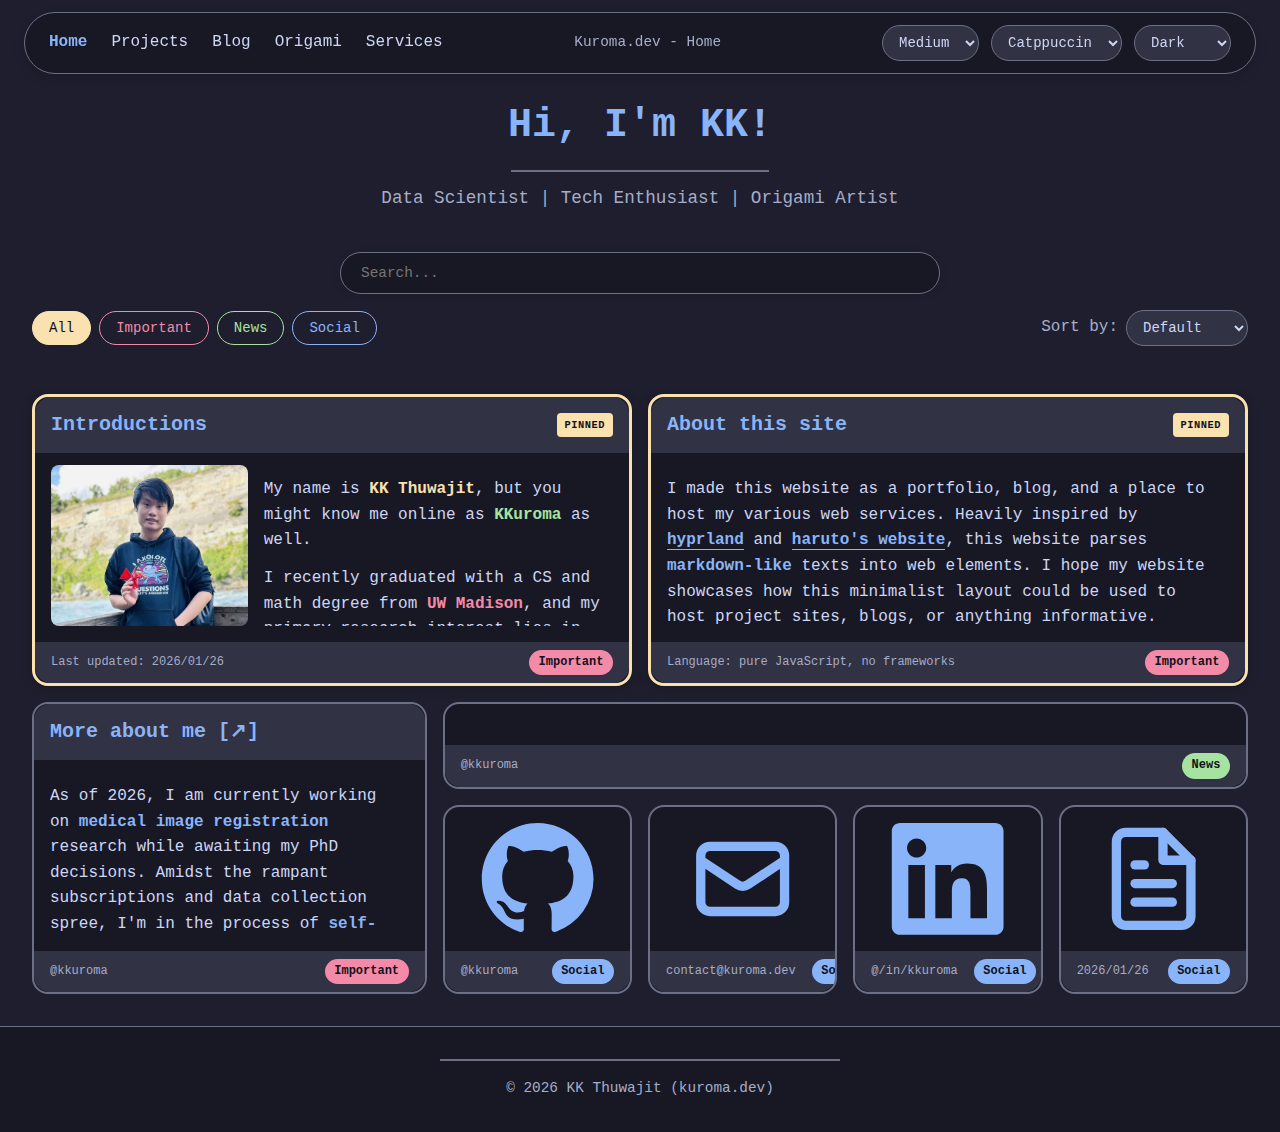
<file: index.html>
<!DOCTYPE html>
<html lang="en">
<head>
  <meta charset="UTF-8">
  <meta name="viewport" content="width=device-width, initial-scale=1.0">
  <link rel="preconnect" href="https://fonts.googleapis.com">
  <link rel="preconnect" href="https://fonts.gstatic.com" crossorigin>
  <link href="https://fonts.googleapis.com/css2?family=Maple+Mono:ital,wght@0,400;0,500;0,600;0,700;1,400;1,500;1,600;1,700&family=Noto+Sans:wght@400;500;600;700&family=Noto+Sans+JP:wght@400;500;600;700&family=Noto+Sans+KR:wght@400;500;600;700&family=Noto+Sans+SC:wght@400;500;600;700&family=Noto+Sans+TC:wght@400;500;600;700&family=Noto+Sans+Arabic:wght@400;500;600;700&family=Noto+Sans+Hebrew:wght@400;500;600;700&family=Noto+Sans+Thai:wght@400;500;600;700&family=Noto+Sans+Devanagari:wght@400;500;600;700&display=swap" rel="stylesheet">
  <link rel="stylesheet" href="https://cdnjs.cloudflare.com/ajax/libs/font-awesome/4.7.0/css/font-awesome.min.css">
  <link rel="stylesheet" href="markdown.css">
  <link rel="stylesheet" href="website.css">
</head>
<body>
  <div id="app">
    <div style="display: flex; align-items: center; justify-content: center; min-height: 100vh;">
      <p style="font-size: 2rem; color: var(--text); font-weight: 500;">Loading...</p>
    </div>
  </div>
  <script src="prism.js/prism.js"></script>
  <script src="themes.js"></script>
  <script src="svg-library.js"></script>
  <script src="markdown.js"></script>
  <script src="website.js"></script>
  <script src="blog-loader.js"></script>
  <script src="configs/config.js"></script>
  <script src="configs/config-projects.js"></script>
  <script src="configs/config-404.js"></script>
  <script>
    async function initApp() {
      await window.blogLoader.loadAllBlogs();
      const BLOG_CONFIG = window.blogLoader.generateBlogListingConfig();
      window.router.register('/', HOME_CONFIG);
      window.router.register('/projects', PROJECTS_CONFIG);
      window.router.register('/blog', BLOG_CONFIG);
      window.router.register('/404', NOT_FOUND_CONFIG);
      window.router.init();
    }
    initApp();
  </script>
</body>
</html>
</file>
<file: markdown.css>
/* Markdown output styles - apply 'markdown-content' class to container */

/* Headings */
.markdown-content h1 { font-size: 2rem; margin: 1.5rem 0 1rem; color: var(--blue); font-weight: 700; }
.markdown-content h2 { font-size: 1.5rem; margin: 1.25rem 0 0.75rem; color: var(--lavender); font-weight: 600; }
.markdown-content h3 { font-size: 1.25rem; margin: 1rem 0 0.5rem; color: var(--mauve); font-weight: 600; }

/* Text */
.markdown-content p { margin: 0.75rem 0; }
.markdown-content strong { font-weight: 700; color: var(--text); }
.markdown-content em { font-style: italic; color: var(--subtext0); }
.markdown-content u { text-decoration: underline; }
.markdown-content del { text-decoration: line-through; opacity: 0.7; }

/* Code */
.markdown-content code { background: var(--crust); padding: 0.2rem 0.4rem; border-radius: 3px; font-size: 0.875rem; color: var(--green); font-family: 'Maple Mono', monospace; }
.markdown-content pre { background: var(--crust); padding: 1rem; border-radius: 4px; overflow-x: auto; margin: 1rem 0; border: 1px solid var(--overlay0); }
.markdown-content pre code { background: none; padding: 0; color: var(--text); }

/* Blockquotes */
.markdown-content blockquote { border-left: 4px solid var(--blue); padding-left: 1rem; margin: 1rem 0; color: var(--subtext0); font-style: italic; }

/* Lists */
.markdown-content ul, .markdown-content ol { margin: 0.75rem 0; padding-left: 2rem; }
.markdown-content li { margin: 0.25rem 0; }

/* Horizontal rule */
.markdown-content hr { border: none; border-top: 2px solid var(--overlay0); margin: 1.5rem 0; }

/* Links */
.markdown-content a { color: var(--blue); text-decoration: none; border-bottom: 1px solid var(--blue); }
.markdown-content a:hover { color: var(--sky); border-bottom-color: var(--sky); }

/* Tables */
.markdown-content table { width: 100%; border-collapse: collapse; margin: 1rem 0; border: 1px solid var(--overlay0); }
.markdown-content th, .markdown-content td { padding: 0.75rem; text-align: left; border: 1px solid var(--overlay0); }
.markdown-content th { background: var(--surface0); color: var(--blue); font-weight: 600; }
.markdown-content tr:nth-child(even) { background: var(--crust); }
.markdown-content tr:hover { background: var(--surface0); }

/* SVGs */
.markdown-content svg { display: inline-block; vertical-align: middle; color: var(--text); }

/* Images */
.markdown-content img { max-width: 100%; height: auto; border-radius: 4px; margin: 1rem auto; display: block; }
.markdown-content figure { margin: 1rem 0; text-align: center; }
.markdown-content figcaption { margin-top: 0.5rem; font-size: 0.875rem; color: var(--subtext0); font-style: italic; }

/* Image rows */
.markdown-content .image-row { display: flex; gap: 0.5rem; margin: 1rem 0; flex-wrap: wrap; justify-content: center; align-items: flex-start; }
.markdown-content .image-row-item { flex: 0 0 auto; margin: 0; text-align: center; }
.markdown-content .image-row-item img { margin: 0 auto; }

/* Iframes */
.markdown-content iframe { width: 100%; aspect-ratio: 16/9; border: 1px solid var(--overlay0); border-radius: 4px; margin: 1rem 0; }

/* Prism syntax highlighting */
.markdown-content .token.comment, .markdown-content .token.prolog, .markdown-content .token.doctype, .markdown-content .token.cdata { color: var(--overlay0); font-style: italic; }
.markdown-content .token.punctuation { color: var(--subtext0); }
.markdown-content .token.property, .markdown-content .token.tag, .markdown-content .token.boolean, .markdown-content .token.constant, .markdown-content .token.symbol, .markdown-content .token.deleted { color: var(--red); }
.markdown-content .token.number { color: var(--peach); }
.markdown-content .token.selector, .markdown-content .token.attr-name, .markdown-content .token.string, .markdown-content .token.char, .markdown-content .token.builtin, .markdown-content .token.inserted { color: var(--green); }
.markdown-content .token.operator, .markdown-content .token.entity, .markdown-content .token.url, .markdown-content .language-css .token.string, .markdown-content .style .token.string { color: var(--sky); }
.markdown-content .token.atrule, .markdown-content .token.attr-value, .markdown-content .token.keyword { color: var(--mauve); font-weight: 600; }
.markdown-content .token.function, .markdown-content .token.class-name { color: var(--blue); }
.markdown-content .token.regex, .markdown-content .token.important, .markdown-content .token.variable { color: var(--yellow); }
.markdown-content .token.important, .markdown-content .token.bold { font-weight: bold; }
.markdown-content .token.italic { font-style: italic; }

/* Rainbow animation */
.markdown-content .rainbow-text { display: inline; }
.markdown-content .rainbow-char { display: inline-block; animation: rainbow 3s ease-in-out infinite; animation-delay: var(--rainbow-delay, 0s); }
@keyframes rainbow {
  0%, 100% { color: var(--red); }
  14% { color: var(--yellow); }
  28% { color: var(--green); }
  42% { color: var(--teal); }
  57% { color: var(--blue); }
  71% { color: var(--mauve); }
  85% { color: var(--pink); }
}

/* Table of Contents */
.markdown-content .toc, .markdown-content .table-of-contents { background: var(--mantle); border: 2px solid var(--blue); border-radius: 8px; padding: 1.5rem; margin: 2rem 0; display: block; }
.markdown-content .toc-title { font-size: 1.25rem; font-weight: 700; color: var(--blue); margin: 0 0 1rem; padding-bottom: 0.5rem; border-bottom: 2px solid var(--surface0); }
.markdown-content .toc-list { list-style: decimal; margin: 0; padding-left: 1.5rem; }
.markdown-content .toc-list .toc-list { margin: 0.5rem 0; }
.markdown-content .toc-item { margin: 0.5rem 0; line-height: 1.6; }
.markdown-content .toc-item a { text-decoration: none; border-bottom: 1px solid transparent; transition: color 0.2s, border-bottom-color 0.2s; }
.markdown-content .toc-level-1 > a { color: var(--blue); font-weight: 600; }
.markdown-content .toc-level-1 > a:hover { color: var(--sky); border-bottom-color: var(--sky); }
.markdown-content .toc-level-2 > a { color: var(--lavender); font-weight: 500; }
.markdown-content .toc-level-2 > a:hover { color: var(--mauve); border-bottom-color: var(--mauve); }
.markdown-content .toc-level-3 > a { color: var(--mauve); font-weight: 400; }
.markdown-content .toc-level-3 > a:hover { color: var(--pink); border-bottom-color: var(--pink); }
.markdown-content .toc-empty { color: var(--subtext0); font-style: italic; text-align: center; padding: 1rem; }
</file>
<file: website.css>
* { margin: 0; padding: 0; box-sizing: border-box; }

body {
  font-family: 'Maple Mono', monospace, 'Noto Sans', 'Noto Sans JP', 'Noto Sans KR', 'Noto Sans SC', 'Noto Sans TC', 'Noto Sans Arabic', 'Noto Sans Hebrew', 'Noto Sans Thai', 'Noto Sans Devanagari', -apple-system, BlinkMacSystemFont, 'Segoe UI', sans-serif;
  background-color: var(--base);
  color: var(--text);
  transition: background-color 0.3s, color 0.3s;
  line-height: 1.6;
}

#app { min-height: 100vh; display: flex; flex-direction: column; }

/* Navbar */
.navbar {
  display: flex; align-items: center; justify-content: space-between;
  padding: 0.75rem 1.5rem; background: var(--mantle); border: 1px solid var(--overlay0);
  position: sticky; top: 0.75rem; z-index: 1000; border-radius: 9999px;
  margin: 0 1.5rem; box-shadow: 0 4px 12px rgba(0,0,0,0.15);
}
.navbar-left { display: flex; align-items: center; gap: 1.5rem; position: relative; flex: 1; }
.navbar-left a { color: var(--text); text-decoration: none; font-weight: 500; transition: color 0.2s; }
.navbar-left a:hover, .navbar-left a.active { color: var(--blue); }
.navbar-left a.active { font-weight: 700; }
.hamburger { background: none; border: none; color: var(--text); font-size: 1.5rem; cursor: pointer; padding: 0.25rem; }
.mobile-menu {
  display: none; position: absolute; top: 100%; left: 0; background: var(--mantle);
  border: 1px solid var(--overlay0); border-radius: 16px; margin-top: 0.5rem;
  min-width: 150px; box-shadow: 0 4px 12px rgba(0,0,0,0.2); overflow: hidden;
}
.mobile-menu.active { display: flex; flex-direction: column; }
.mobile-menu a { padding: 0.75rem 1rem; border-bottom: 1px solid var(--surface0); }
.mobile-menu a:last-child { border-bottom: none; }
.navbar-center { flex: 1; text-align: center; padding: 0 1rem; }
.navbar-center p { margin: 0; font-size: 0.9rem; color: var(--subtext0); }
.navbar-right { display: flex; align-items: center; gap: 0.75rem; flex: 1; justify-content: flex-end; }
.theme-select {
  padding: 0.5rem 0.75rem; background: var(--surface0); color: var(--text);
  border: 1px solid var(--overlay0); border-radius: 9999px; cursor: pointer;
  font-family: inherit; font-size: 0.875rem; transition: background 0.2s;
}
.theme-select:hover { background: var(--surface1); }

/* Header */
.header { text-align: center; padding: 2rem 2rem 1.5rem; max-width: 800px; margin: 0 auto; }
.header-buttons { display: flex; gap: 0.5rem; flex-wrap: wrap; justify-content: center; margin-bottom: 1rem; }
.back-button {
  display: inline-block; padding: 0.5rem 1rem; background: var(--surface0); color: var(--blue);
  text-decoration: none; border: 1px solid var(--overlay0); border-radius: 9999px;
  font-size: 0.875rem; font-weight: 500; transition: all 0.2s;
}
.back-button:hover { background: var(--surface1); border-color: var(--blue); transform: translateX(-2px); }
.header h1 { font-size: 2.5rem; color: var(--blue); margin-bottom: 0.5rem; }
.header hr { border: none; border-top: 2px solid var(--overlay0); margin: 0.75rem auto; width: 50%; }
.header .subtitle { font-size: 1.1rem; color: var(--subtext0); }
.header-avatar { width: 180px; height: 180px; border-radius: 50%; object-fit: cover; margin-top: 1rem; border: 3px solid var(--blue); box-shadow: 0 4px 12px rgba(0,0,0,0.2); }

/* Selection Area */
.selection-area { padding: 1rem 2rem; }
.search-bar {
  width: 80%; max-width: 600px; margin: 0 auto 1rem; padding: 0.75rem 1.25rem;
  background: var(--mantle); color: var(--text); border: 1px solid var(--overlay0);
  border-radius: 9999px; font-family: inherit; font-size: 0.9rem;
  transition: all 0.2s; box-shadow: 0 2px 8px rgba(0,0,0,0.1); display: block;
}
.search-bar:focus { outline: none; border-color: var(--blue); box-shadow: 0 4px 12px rgba(0,0,0,0.15); }
.controls-line { display: flex; justify-content: space-between; align-items: center; flex-wrap: wrap; gap: 1rem; }
.tags-filter { display: flex; gap: 0.5rem; flex-wrap: wrap; }
.tag-button {
  padding: 0.5rem 1rem; background: transparent; color: var(--text);
  border: 1px solid var(--overlay0); border-radius: 9999px; cursor: pointer;
  font-family: inherit; font-size: 0.875rem; transition: all 0.2s;
}
.tag-button:hover { background: var(--surface0); }
.tag-button.active:first-child { background: var(--yellow); color: var(--crust); border-color: var(--yellow); }
.tag-button:not(.active):not(:first-child) { color: var(--tag-color); border-color: var(--tag-color); }
.tag-button.active:not(:first-child) { background: var(--tag-color); color: var(--crust); border-color: var(--tag-color); }
.tag-button:not(.active):not(:first-child):hover { background: var(--tag-color); color: var(--crust); opacity: 0.8; }
.sort-by { display: flex; align-items: center; gap: 0.5rem; color: var(--subtext0); }
.sort-by select { padding: 0.5rem 0.75rem; background: var(--surface0); color: var(--text); border: 1px solid var(--overlay0); border-radius: 9999px; font-family: inherit; font-size: 0.875rem; cursor: pointer; }

/* Boxes Container */
.boxes-container, .boxes-container-blog { flex: 1; display: grid; gap: 1rem; padding: 2rem; }
.boxes-container-blog { grid-auto-rows: auto; }

@media (max-width: 767px) {
  .boxes-container, .boxes-container-blog { grid-template-columns: repeat(4, 1fr); }
  .boxes-container { grid-auto-rows: calc((100vw - 4rem - 3rem) / 4); }
}
@media (min-width: 768px) and (max-width: 1023px) {
  .boxes-container, .boxes-container-blog { grid-template-columns: repeat(8, 1fr); }
  .boxes-container { grid-auto-rows: calc((100vw - 4rem - 7rem) / 8); }
}
@media (min-width: 1024px) {
  .boxes-container, .boxes-container-blog { grid-template-columns: repeat(12, 1fr); }
  .boxes-container { grid-auto-rows: calc((100vw - 4rem - 11rem) / 12); }
}

/* Box */
.box {
  background: var(--mantle); border: 2px solid var(--overlay0); border-radius: 16px;
  padding: 1rem; display: flex; flex-direction: column; overflow: hidden;
  transition: box-shadow 0.2s, transform 0.2s, border-color 0.2s; cursor: pointer;
}
.box:hover { box-shadow: 0 4px 16px rgba(0,0,0,0.3); border-color: var(--blue); }
.box-pinned { border: 3px solid var(--yellow); box-shadow: 0 2px 12px rgba(0,0,0,0.2); }
.box-pinned:hover { border-color: var(--red); box-shadow: 0 6px 20px rgba(0,0,0,0.35); }
.pinned-label { background: var(--yellow); color: var(--crust); font-size: 0.65rem; font-weight: 700; padding: 0.25rem 0.5rem; border-radius: 4px; letter-spacing: 0.5px; }
.box-title {
  font-size: 1.25rem; font-weight: 600; color: var(--blue);
  margin: -1rem -1rem 0.75rem; padding: 0.75rem 1rem; background: var(--surface0);
  border-radius: 16px 16px 0 0; flex-shrink: 0; display: flex; justify-content: space-between; align-items: center;
}
.box-body { flex: 1; overflow-y: auto; margin-bottom: 0.5rem; padding-right: 0.5rem; }
.box-blog-post { height: auto !important; grid-row: auto / auto !important; align-self: start; }
.box-blog-post .box-body { overflow-y: visible; max-height: none; height: auto; flex: none; }
.box-body-split { display: flex; gap: 1rem; padding-right: 0; }
.box-image-container { flex: 0 0 35%; overflow: hidden; border-radius: 8px; background: var(--base); display: flex; align-items: stretch; }
.box-image { width: 100%; height: 100%; object-fit: cover; object-position: center; display: block; flex: 1; }
svg.box-image, svg.box-image-full { width: 100%; height: 100%; display: block; }
.box-markdown-container { flex: 1; overflow-y: auto; padding-right: 0.5rem; }
.box-body-code { padding-right: 0.5rem; }
.box-body-code pre { margin: 0; height: 100%; overflow-y: auto; }
.box-body-image-only { display: flex; align-items: center; justify-content: center; padding: 0; overflow: hidden; border-radius: 8px; }
.box-image-full { width: 100%; height: 100%; object-fit: contain; display: block; border-radius: 8px; }
.box-body::-webkit-scrollbar { width: 6px; }
.box-body::-webkit-scrollbar-track { background: var(--surface0); border-radius: 3px; }
.box-body::-webkit-scrollbar-thumb { background: var(--overlay0); border-radius: 3px; }
.box-body::-webkit-scrollbar-thumb:hover { background: var(--overlay1); }
.box hr { border: none; border-top: 1px solid var(--overlay0); margin: 0.75rem 0; flex-shrink: 0; }
.box-footer-container {
  display: flex; justify-content: space-between; align-items: center;
  margin: 0.5rem -1rem -1rem; padding: 0.5rem 1rem; background: var(--surface0);
  border-radius: 0 0 16px 16px; gap: 1rem; flex-shrink: 0;
}
.box-tags { display: flex; gap: 0.5rem; flex-wrap: wrap; justify-content: flex-end; flex: 1; }
.box-tag { font-size: 0.75rem; font-weight: 600; padding: 0.2rem 0.6rem; border-radius: 9999px; background: var(--tag-bg-color); color: var(--crust); cursor: pointer; transition: opacity 0.2s; }
.box-tag:hover { opacity: 0.8; }
.box-footer { font-size: 0.75rem; color: var(--subtext0); white-space: nowrap; flex-shrink: 0; }

/* Pagination */
.pagination { display: flex; justify-content: space-between; align-items: center; padding: 1.5rem 2rem 1rem; gap: 1rem; }
.pagination-info { color: var(--subtext0); font-size: 0.875rem; }
.pagination-controls { display: flex; gap: 1rem; align-items: center; }
.pagination-page { color: var(--text); font-size: 0.875rem; font-weight: 500; }
.pagination-btn {
  padding: 0.5rem 1rem; background: var(--surface0); color: var(--text);
  border: 1px solid var(--overlay0); border-radius: 9999px; font-family: inherit;
  font-size: 0.875rem; cursor: pointer; transition: all 0.2s;
}
.pagination-btn:hover:not(:disabled) { background: var(--surface1); border-color: var(--blue); color: var(--blue); }
.pagination-btn:disabled { opacity: 0.4; cursor: not-allowed; }

/* Site Footer */
.site-footer { padding: 2rem; text-align: center; background: var(--mantle); border-top: 1px solid var(--overlay0); }
.site-footer hr { border: none; border-top: 2px solid var(--overlay0); margin: 0 auto 1rem; width: 50%; max-width: 400px; }
.site-footer p { color: var(--subtext0); font-size: 0.9rem; }

/* Box body markdown */
.box-body h1, .box-body h2, .box-body h3 { color: var(--blue); margin: 0.5rem 0; }
.box-body h1 { font-size: 1.5rem; }
.box-body h2 { font-size: 1.25rem; }
.box-body h3 { font-size: 1.1rem; }
.box-body p { margin-bottom: 0.75rem; }
.box-body ul, .box-body ol { margin: 0 0 0.75rem; padding-left: 1.5rem; }
.box-body ol { padding-left: 2rem; }
.box-body ul ul, .box-body ul ol, .box-body ol ul, .box-body ol ol { margin: 0.25rem 0 0; padding-left: 1.5rem; }
.box-body ol ol { padding-left: 2rem; }
.box-body code { background: var(--surface0); padding: 0.125rem 0.25rem; border-radius: 3px; font-size: 0.875em; }
.box-body pre { background: var(--crust); padding: 1rem; border-radius: 4px; overflow-x: auto; margin-bottom: 0.75rem; }
.box-body pre code { background: none; padding: 0; }
.box-body blockquote { border-left: 3px solid var(--blue); padding-left: 1rem; margin: 0.75rem 0; color: var(--subtext0); }
.box-body a { color: var(--blue); text-decoration: none; }
.box-body a:hover { text-decoration: underline; }
.box-body img { display: block; margin: 0 auto; max-width: 100%; height: auto; }
.box-body figure { margin: 0.75rem 0; text-align: center; }
.box-body figcaption { margin-top: 0.5rem; font-size: 0.875rem; color: var(--subtext0); font-style: italic; }

/* Back to top */
.back-to-top {
  position: fixed; bottom: 2rem; right: 2rem; width: 3rem; height: 3rem;
  background: var(--blue); color: var(--crust); border: none; border-radius: 50%;
  font-size: 1.25rem; cursor: pointer; box-shadow: 0 4px 12px rgba(0,0,0,0.3);
  transition: opacity 0.3s, transform 0.2s, background 0.2s;
  opacity: 0; pointer-events: none; z-index: 999; display: flex; align-items: center; justify-content: center;
}
.back-to-top.visible { opacity: 1; pointer-events: auto; }
.back-to-top:hover { background: var(--sky); transform: translateY(-4px); }
.back-to-top:active { transform: translateY(-2px); }

/* Responsive */
@media (max-width: 767px) {
  .navbar { padding: 0.6rem 1rem; margin: 0.5rem 1rem; }
  .header { padding: 2rem 1rem 1rem; }
  .header h1 { font-size: 2rem; }
  .selection-area { padding: 1rem; }
  .search-bar { width: 90%; }
  .boxes-container { padding: 1rem; gap: 0.75rem; grid-auto-rows: 160px; }
  .boxes-container-blog { padding: 1rem; gap: 0.75rem; }
  .box { padding: 0.75rem; }
  .box-title { font-size: 1rem; }
}
@media (min-width: 768px) and (max-width: 1023px) {
  .search-bar { width: 70%; }
  .boxes-container { grid-auto-rows: 170px; }
}
@media (min-width: 1024px) {
  .search-bar { width: 60%; }
}
</file>
